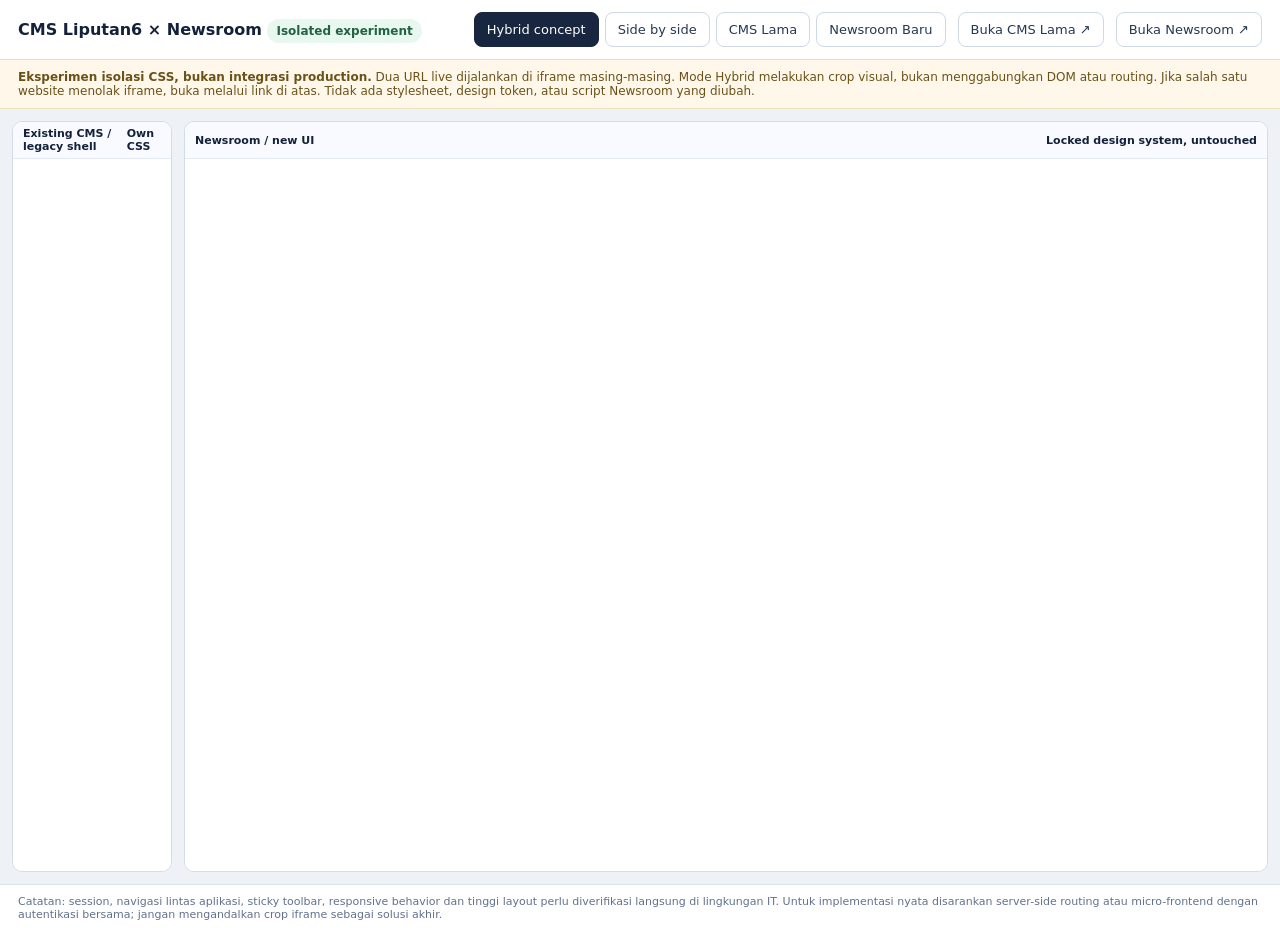
<file: previews/legacy-cms-css-isolation/index.html>
<!doctype html>
<html lang="id">
<head>
<meta charset="utf-8"><meta name="viewport" content="width=device-width,initial-scale=1">
<title>Newsroom × Legacy CMS | CSS Isolation Experiment</title>
<style>
/* ONLY the host preview is styled here. Neither application's CSS is imported. */
:root { color-scheme: light; font-family: Inter,system-ui,-apple-system,sans-serif; color:#14213a;background:#eef2f7 }
*{box-sizing:border-box}
body{margin:0}
button,select{font:inherit}
.topbar{background:#fff;border-bottom:1px solid #d8e0eb;display:flex;align-items:center;gap:12px;flex-wrap:wrap;padding:12px 18px}
.topbar h1{margin:0;font-size:16px;flex:1;min-width:215px}
.badge{color:#216342;background:#e8f7ef;border-radius:999px;padding:5px 9px;font-size:12px}
.tabs{display:flex;gap:6px;flex-wrap:wrap}
.tabs button,.link{padding:9px 12px;border:1px solid #cdd8e6;border-radius:8px;background:#fff;color:#253951;cursor:pointer;text-decoration:none;font-size:13px}
.tabs button[aria-pressed="true"]{background:#18263f;color:#fff;border-color:#18263f}
.info{padding:10px 18px;background:#fff8ea;color:#6a5118;font-size:12px;border-bottom:1px solid #eedfbf}
.stage{height:calc(100dvh - 125px);min-height:520px;display:flex;overflow:hidden;padding:12px;gap:12px}
.pane{border:1px solid #d4dce8;border-radius:10px;background:#fff;overflow:hidden;position:relative;min-width:0}
.pane header{height:37px;display:flex;align-items:center;justify-content:space-between;padding:0 10px;border-bottom:1px solid #e3e9f2;font-size:11px;font-weight:700;background:#f8faff;position:relative;z-index:1}
.framebox{position:relative;height:calc(100% - 37px);overflow:hidden}
iframe{border:0;background:#fff;display:block}
.legacy{width:160px;flex:none}
.legacy iframe{position:absolute;width:max(1440px,100vw);height:calc(100% + 10px);top:0;left:0}
.modern{flex:1}
.modern iframe{position:absolute;width:calc(100% + 250px);height:calc(100% + 56px);left:-250px;top:-56px}
.compare .legacy,.compare .modern{width:50%;flex:1}
.compare .legacy iframe,.compare .modern iframe{left:0;top:0;width:100%;height:100%}
.full-old .modern,.full-new .legacy{display:none}
.full-old .legacy,.full-new .modern{width:100%;flex:1}
.full-old .legacy iframe,.full-new .modern iframe{left:0;top:0;width:100%;height:100%}
.note{font-size:11px;color:#61718e;background:#fff;padding:10px 18px;border-top:1px solid #dbe3ee}
@media(max-width:760px){.stage{padding:7px;gap:7px}.legacy{width:77px}.modern iframe{left:-250px;width:calc(100% + 250px)}.topbar{padding:9px}.badge{display:none}}
</style>
</head>
<body>
<div class="topbar"><h1>CMS Liputan6 × Newsroom <span class="badge">Isolated experiment</span></h1>
<div class="tabs" role="group" aria-label="View mode">
<button aria-pressed="true" data-mode="composite">Hybrid concept</button>
<button aria-pressed="false" data-mode="compare">Side by side</button>
<button aria-pressed="false" data-mode="full-old">CMS Lama</button>
<button aria-pressed="false" data-mode="full-new">Newsroom Baru</button>
</div>
<a class="link" href="https://cms-liputan6.netlify.app/" target="_blank" rel="noopener">Buka CMS Lama ↗</a>
<a class="link" href="https://newsroom.avi-yansah.workers.dev/" target="_blank" rel="noopener">Buka Newsroom ↗</a></div>
<div class="info"><strong>Eksperimen isolasi CSS, bukan integrasi production.</strong> Dua URL live dijalankan di iframe masing-masing. Mode Hybrid melakukan crop visual, bukan menggabungkan DOM atau routing. Jika salah satu website menolak iframe, buka melalui link di atas. Tidak ada stylesheet, design token, atau script Newsroom yang diubah.</div>
<div class="stage" id="stage">
<section class="pane legacy"><header><span>Existing CMS / legacy shell</span><span>Own CSS</span></header><div class="framebox"><iframe title="CMS lama" src="https://cms-liputan6.netlify.app/" loading="eager" referrerpolicy="strict-origin-when-cross-origin"></iframe></div></section>
<section class="pane modern"><header><span>Newsroom / new UI</span><span>Locked design system, untouched</span></header><div class="framebox"><iframe title="Newsroom baru" src="https://newsroom.avi-yansah.workers.dev/" loading="eager" referrerpolicy="strict-origin-when-cross-origin"></iframe></div></section>
</div>
<div class="note">Catatan: session, navigasi lintas aplikasi, sticky toolbar, responsive behavior dan tinggi layout perlu diverifikasi langsung di lingkungan IT. Untuk implementasi nyata disarankan server-side routing atau micro-frontend dengan autentikasi bersama; jangan mengandalkan crop iframe sebagai solusi akhir.</div>
<script>
const stage=document.getElementById("stage");
document.querySelectorAll("[data-mode]").forEach(button=>{
button.addEventListener("click",()=>{
stage.className="stage "+(button.dataset.mode==="composite"?"":button.dataset.mode);
document.querySelectorAll("[data-mode]").forEach(x=>x.setAttribute("aria-pressed",String(x===button)));
});
});
</script>
</body></html>
</file>
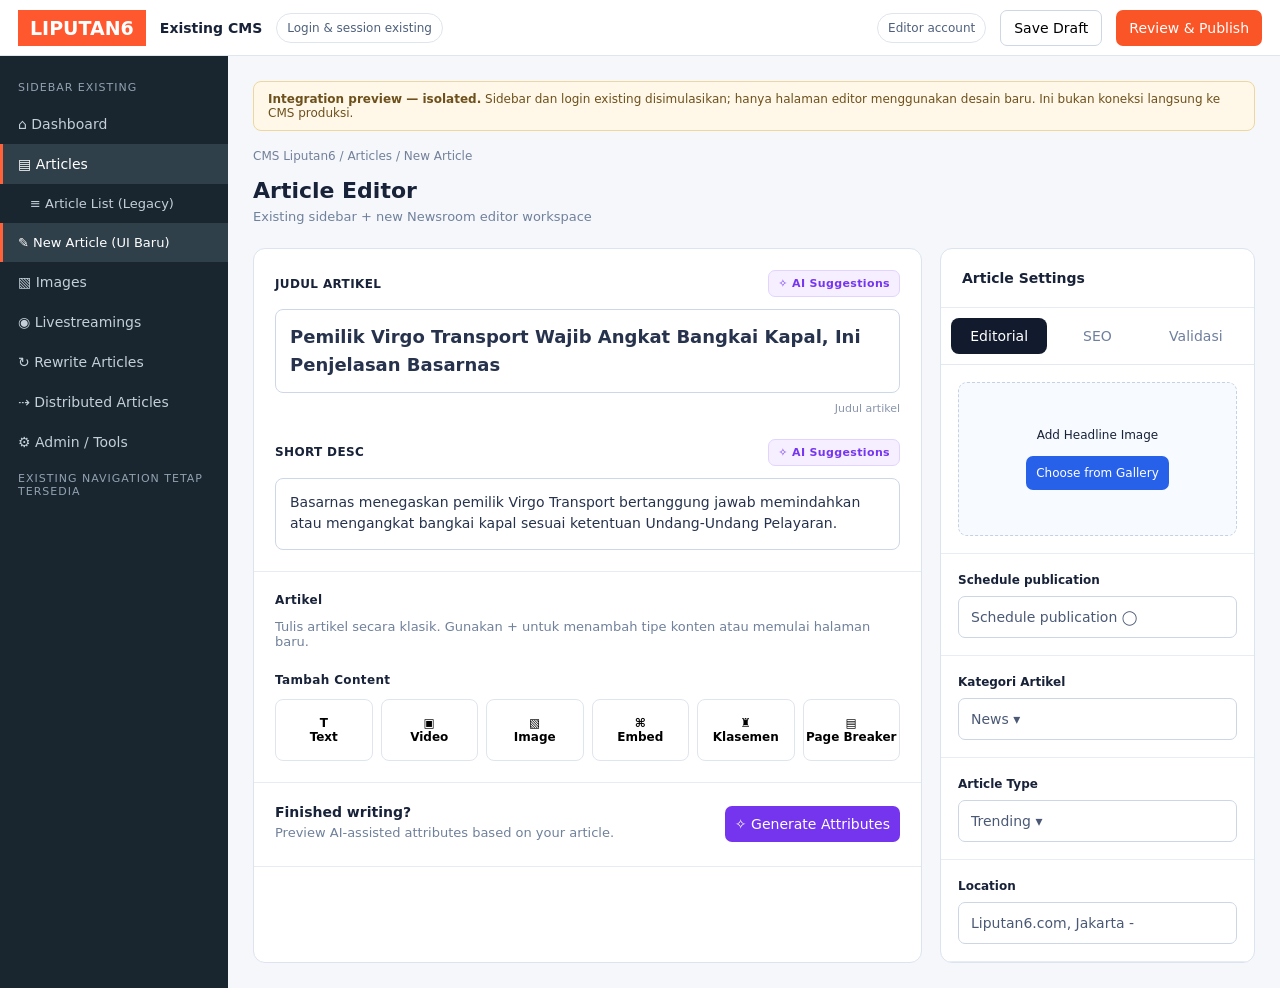
<file: previews/legacy-shell-integration/index.html>
<!doctype html>
<html lang="id"><head><meta charset="utf-8"><meta name="viewport" content="width=device-width,initial-scale=1"><title>Newsroom — Legacy Shell Integration Preview</title>
<style>
:root{font-family:Inter,system-ui,-apple-system,"Segoe UI",sans-serif;color:#182238;background:#f5f7fb;font-size:14px}*{box-sizing:border-box}body{margin:0}button,a{font:inherit}button{cursor:pointer}header{height:56px;display:flex;align-items:center;justify-content:space-between;background:white;border-bottom:1px solid #dfe6f0;padding:0 18px;gap:12px}.brand{color:#fff;font-size:19px;font-weight:800;background:#ff582f;padding:7px 12px}.top{display:flex;align-items:center;gap:14px}.chip{border:1px solid #dfe5ed;border-radius:30px;padding:7px 10px;color:#4e607c;font-size:12px}.layout{display:grid;grid-template-columns:228px minmax(0,1fr);min-height:calc(100vh - 56px)}aside{background:#19252f;color:#c4cfda;padding:15px 0}aside .legacy{font-size:11px;color:#91a2b1;padding:10px 18px;text-transform:uppercase;letter-spacing:1px}.nav{width:100%;border:0;background:transparent;color:inherit;text-align:left;padding:12px 18px;display:block}.nav:hover,.nav.active{background:#30404b;color:#fff;border-left:3px solid #ff6138;padding-left:15px}.sub{padding-left:30px;font-size:13px}.stage{padding:25px;min-width:0}.notice{background:#fff8e9;border:1px solid #eed79c;padding:10px 14px;border-radius:8px;color:#6d501c;margin-bottom:18px;font-size:12px}.breadcrumbs{color:#72809a;font-size:12px;margin-bottom:15px}h1{font-size:22px;margin:0 0 6px}.subtitle{color:#70819b;font-size:13px;margin:0 0 24px}.editor-layout{display:grid;grid-template-columns:minmax(0,1fr) 315px;gap:18px}.surface{background:#fff;border:1px solid #dce4f0;border-radius:12px;overflow:hidden}.section{padding:21px;border-bottom:1px solid #e7ecf3}.label{font-weight:750;font-size:12px;letter-spacing:.03em;margin-bottom:12px;display:flex;align-items:center;justify-content:space-between}.ai{color:#7636f0;background:#f5efff;border:1px solid #e3d4ff;border-radius:7px;padding:6px 9px;font-size:11px}.field{padding:13px 14px;border-radius:8px;border:1px solid #ccd7e7;line-height:1.55;color:#27334d;background:#fff}.field.headline{font-weight:700;font-size:18px;min-height:75px}.field.summary{min-height:72px}.counter{text-align:right;color:#8995aa;font-size:11px;margin-top:9px}.blocks{display:grid;grid-template-columns:repeat(6,1fr);gap:8px}.block{border:1px solid #dfe5ef;background:white;padding:16px 2px;border-radius:8px;text-align:center;font-size:12px;font-weight:600}.block:hover{border-color:#4e7eff}.panel-tabs{display:flex;gap:2px;padding:10px;background:#fff;border-bottom:1px solid #e3e9f3}.tab{flex:1;background:transparent;border:0;padding:10px;color:#6f7f9e;border-radius:8px}.tab.active{background:#121b2d;color:#fff}.upload{border:1px dashed #c5d2e5;border-radius:9px;background:#f7faff;text-align:center;padding:45px 14px;font-size:12px}.blue{background:#2760e9;color:#fff;border:0;border-radius:7px;padding:10px}.row{display:flex;gap:8px;align-items:center;flex-wrap:wrap}.save{border:1px solid #cdd7e5;border-radius:7px;background:white;padding:9px 13px}.publish{border:0;border-radius:7px;background:#fa5527;color:white;padding:10px 13px}.settings{padding:17px;border-bottom:1px solid #e8edf4}.settings strong{font-size:12px}.select{border:1px solid #ccd6e4;border-radius:7px;padding:12px;margin-top:9px;color:#4b5975}.flag{background:#eef6ff;color:#245aa3;border-radius:5px;padding:5px 8px;font-size:11px}.old-page{background:#fff;border:1px solid #e0e5eb;padding:25px;border-radius:10px}.old-page .oldbtn{font-size:12px;background:#5bb966;color:#fff;border:0;padding:8px 12px;margin:8px 5px 14px 0}.old-page table{border-collapse:collapse;width:100%}.old-page th,.old-page td{text-align:left;padding:15px 12px;border-bottom:1px solid #e9edf3}.old-page th{background:#f3f5f6;color:#758092;font-weight:500}.old-page td{font-size:13px}.legacy-label{background:#edf0f1;color:#445262;padding:5px 10px;border-radius:4px;font-size:11px}.hidden{display:none!important}@media(max-width:1100px){.editor-layout{grid-template-columns:minmax(0,1fr)}.blocks{grid-template-columns:repeat(3,1fr)}}@media(max-width:700px){.layout{grid-template-columns:54px minmax(0,1fr)}aside .legacy,aside .nav span{display:none}.nav{padding:14px!important;font-size:12px}.stage{padding:12px}header{padding:0 9px}.chip{display:none}.brand{font-size:14px}.blocks{grid-template-columns:repeat(2,1fr)}}
</style></head><body>
<header><div class="top"><div class="brand">LIPUTAN6</div><strong>Existing CMS</strong><span class="chip">Login & session existing</span></div><div class="top"><span class="chip">Editor account</span><button class="save" id="save">Save Draft</button><button class="publish" id="publish">Review & Publish</button></div></header>
<div class="layout"><aside><div class="legacy">Sidebar existing</div><button class="nav" data-page="dashboard">⌂ <span>Dashboard</span></button><button class="nav active" data-page="articles">▤ <span>Articles</span></button><button class="nav sub" data-page="old-list">≡ <span>Article List (Legacy)</span></button><button class="nav sub active" data-page="articles">✎ <span>New Article (UI Baru)</span></button><button class="nav" data-page="images">▧ <span>Images</span></button><button class="nav" data-page="live">◉ <span>Livestreamings</span></button><button class="nav" data-page="rewrite">↻ <span>Rewrite Articles</span></button><button class="nav" data-page="distributed">⇢ <span>Distributed Articles</span></button><button class="nav" data-page="tools">⚙ <span>Admin / Tools</span></button><div class="legacy">Existing navigation tetap tersedia</div></aside>
<main class="stage"><div class="notice"><b>Integration preview — isolated.</b> Sidebar dan login existing disimulasikan; hanya halaman editor menggunakan desain baru. Ini bukan koneksi langsung ke CMS produksi.</div><div id="new-view"><div class="breadcrumbs">CMS Liputan6 / Articles / New Article</div><h1>Article Editor</h1><p class="subtitle">Existing sidebar + new Newsroom editor workspace</p><div class="editor-layout"><article class="surface"><section class="section"><div class="label">JUDUL ARTIKEL <span class="ai">✧ AI Suggestions</span></div><div class="field headline" contenteditable="true">Pemilik Virgo Transport Wajib Angkat Bangkai Kapal, Ini Penjelasan Basarnas</div><div class="counter">Judul artikel</div><div class="label" style="margin-top:24px">SHORT DESC <span class="ai">✧ AI Suggestions</span></div><div class="field summary" contenteditable="true">Basarnas menegaskan pemilik Virgo Transport bertanggung jawab memindahkan atau mengangkat bangkai kapal sesuai ketentuan Undang-Undang Pelayaran.</div></section><section class="section"><div class="label">Artikel</div><p class="subtitle">Tulis artikel secara klasik. Gunakan + untuk menambah tipe konten atau memulai halaman baru.</p><div class="label">Tambah Content</div><div class="blocks"><button class="block">T<br>Text</button><button class="block">▣<br>Video</button><button class="block">▧<br>Image</button><button class="block">⌘<br>Embed</button><button class="block">♜<br>Klasemen</button><button class="block">▤<br>Page Breaker</button></div></section><section class="section"><div class="row" style="justify-content:space-between"><div><strong>Finished writing?</strong><p class="subtitle" style="margin:5px 0">Preview AI-assisted attributes based on your article.</p></div><button class="blue" style="background:#7534ee" id="generate">✧ Generate Attributes</button></div></section></article><aside2 class="surface"><div class="section"><strong>Article Settings</strong></div><div class="panel-tabs"><button class="tab active" data-tab="Editorial">Editorial</button><button class="tab" data-tab="SEO">SEO</button><button class="tab" data-tab="Validasi">Validasi</button></div><div class="settings"><div class="upload">Add Headline Image<br><br><button class="blue">Choose from Gallery</button></div></div><div class="settings"><strong>Schedule publication</strong><div class="select">Schedule publication ◯</div></div><div class="settings"><strong>Kategori Artikel</strong><div class="select">News ▾</div></div><div class="settings"><strong>Article Type</strong><div class="select">Trending ▾</div></div><div class="settings"><strong>Location</strong><div class="select">Liputan6.com, Jakarta -</div></div></aside2></div></div>
<div id="old-view" class="hidden"><div class="breadcrumbs">Existing CMS / <span id="legacy-breadcrumb">Article List</span></div><h1 id="legacy-title">Articles — Existing UI</h1><p class="subtitle">Contoh perpindahan menu melalui sidebar lama tanpa mengubah login.</p><div class="old-page"><div><button class="oldbtn" id="add">New Article</button><button class="oldbtn">Collaboration Article</button><button class="oldbtn">New Article With AI</button></div><div class="select">Filter articles ▾</div><table><thead><tr><th>Article</th><th>Category</th><th>Status</th></tr></thead><tbody><tr><td>Gibran Tak Jadi Datang, Mahasiswa Bersorak Senang</td><td>News</td><td><span class="legacy-label">Published</span></td></tr><tr><td>Sepak Bola Berduka, Perancang Trofi Piala Dunia Tutup Usia</td><td>Sport</td><td><span class="legacy-label">Published</span></td></tr><tr><td>Artikel baru untuk proses editorial</td><td>News</td><td><span class="legacy-label">Draft</span></td></tr></tbody></table></div></div></main></div>
<script>const newView=document.getElementById('new-view'),oldView=document.getElementById('old-view');function show(page){let isNew=page==='articles';newView.classList.toggle('hidden',!isNew);oldView.classList.toggle('hidden',isNew);document.querySelectorAll('.nav').forEach(n=>n.classList.toggle('active',n.dataset.page===page));document.getElementById('legacy-title').textContent=(page==='old-list'?'Articles':page[0].toUpperCase()+page.slice(1))+' — Existing UI';document.getElementById('legacy-breadcrumb').textContent=page;history.replaceState(null,'','#'+page);}document.querySelectorAll('[data-page]').forEach(el=>el.addEventListener('click',()=>show(el.dataset.page)));document.getElementById('add').addEventListener('click',()=>show('articles'));document.querySelectorAll('[data-tab]').forEach(b=>b.addEventListener('click',()=>{document.querySelectorAll('[data-tab]').forEach(e=>e.classList.remove('active'));b.classList.add('active')}));['save','publish','generate'].forEach(id=>document.getElementById(id).addEventListener('click',()=>alert('Preview only: '+id+' belum terhubung ke backend CMS.')));show(location.hash.slice(1)||'articles');</script></body></html>
</file>
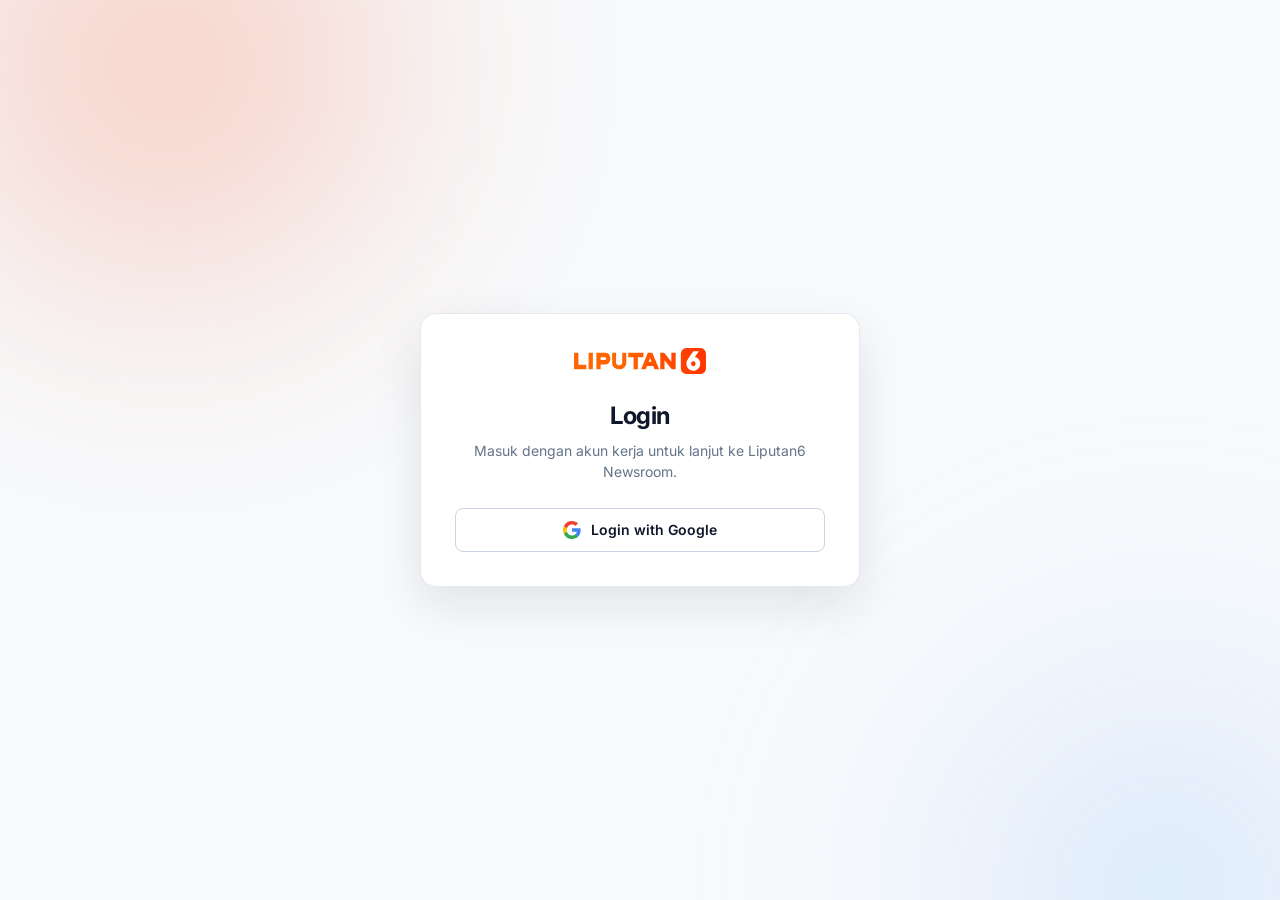
<file: login.html>
<!doctype html>
<html lang="id">
<head>
<meta charset="utf-8">
<meta name="viewport" content="width=device-width,initial-scale=1">
<title>Login · Liputan6 Newsroom</title>
<link rel="preconnect" href="https://fonts.googleapis.com">
<link rel="preconnect" href="https://fonts.gstatic.com" crossorigin>
<link href="https://fonts.googleapis.com/css2?family=Inter:wght@400;500;600;700&display=swap" rel="stylesheet">
<style>
:root{
  --bg:#f8fafc;--surface:#fff;--soft:#f8fafc;--hover:#f1f5f9;
  --text:#0f172a;--text2:#475569;--muted:#64748b;
  --border:#e2e8f0;--input:#cbd5e1;
  --orange:#f4511e;--orange2:#df4315;--orangeSoft:#fff3ed;
  --shadow:0 18px 50px rgba(15,23,42,.10);
  --focus:0 0 0 3px rgba(37,99,235,.12)
}
*{box-sizing:border-box}
html,body{min-height:100%}
body{
  margin:0;font-family:Inter,system-ui,sans-serif;color:var(--text);
  background:#f8fafc;
  overflow:hidden;
}
body:before,
body:after{
  content:'';
  position:fixed;
  width:58vw;
  height:58vw;
  min-width:520px;
  min-height:520px;
  border-radius:50%;
  filter:blur(90px);
  opacity:.42;
  pointer-events:none;
  z-index:0;
  will-change:transform;
}
body:before{
  top:-24vw;
  left:-16vw;
  background:radial-gradient(circle,rgba(244,81,30,.66) 0%,rgba(244,81,30,.22) 44%,rgba(244,81,30,0) 72%);
  animation:loginFloatOrange 18s ease-in-out infinite alternate;
}
body:after{
  right:-20vw;
  bottom:-28vw;
  background:radial-gradient(circle,rgba(96,165,250,.55) 0%,rgba(191,219,254,.34) 44%,rgba(219,234,254,0) 72%);
  animation:loginFloatBlue 22s ease-in-out infinite alternate;
}
@keyframes loginFloatOrange{
  0%{transform:translate3d(0,0,0) scale(1)}
  50%{transform:translate3d(8vw,6vh,0) scale(1.08)}
  100%{transform:translate3d(4vw,12vh,0) scale(.96)}
}
@keyframes loginFloatBlue{
  0%{transform:translate3d(0,0,0) scale(1)}
  50%{transform:translate3d(-7vw,-5vh,0) scale(1.06)}
  100%{transform:translate3d(-3vw,-10vh,0) scale(.98)}
}
@media(prefers-reduced-motion:reduce){
  body:before,body:after{animation:none}
}
button,a{font:inherit}
.login-shell{
  position:relative;z-index:1;min-height:100vh;display:grid;place-items:center;
}
.login-main{
  width:100%;display:grid;place-items:center;padding:32px 20px;
}
.login-card{
  width:min(440px,100%);padding:34px;border:1px solid rgba(226,232,240,.92);
  border-radius:16px;background:rgba(255,255,255,.9);box-shadow:var(--shadow);
  backdrop-filter:blur(16px);
  -webkit-backdrop-filter:blur(16px);
}
.login-logo{display:block;width:132px;height:auto;margin:0 auto 26px}
.login-card{text-align:center}
.login-card h1{margin:0;font-size:24px;line-height:32px;letter-spacing:-.02em}
.login-card p{margin:8px 0 0;font-size:14px;line-height:21px;color:var(--muted)}
.google-btn{
  width:100%;height:44px;margin-top:26px;display:flex;align-items:center;justify-content:center;
  gap:10px;padding:0 14px;border:1px solid var(--input);border-radius:8px;
  background:#fff;color:var(--text);font-size:14px;font-weight:600;text-decoration:none;
  transition:.15s;
}
.google-btn:hover{background:var(--hover);border-color:#94a3b8}
.google-btn:focus-visible{outline:0;box-shadow:var(--focus)}
.google-icon{
  width:18px;height:18px;display:grid;place-items:center;flex:none;
}
.google-icon svg{display:block;width:18px;height:18px}
@media(max-width:640px){
  .login-logo{width:118px;margin-bottom:22px}
  .login-main{padding:20px 14px}
  .login-card{padding:26px 20px;border-radius:14px}
  .login-card h1{font-size:22px;line-height:29px}
}
</style>
</head>
<body>
<div class="login-shell">
  <main class="login-main">
    <section class="login-card" aria-labelledby="loginTitle">
      <img class="login-logo" src="assets/liputan6-logo.svg" alt="Liputan6">
      <h1 id="loginTitle">Login</h1>
      <p>Masuk dengan akun kerja untuk lanjut ke Liputan6 Newsroom.</p>

      <a class="google-btn" href="dashboard.html" id="loginGoogle">
        <span class="google-icon" aria-hidden="true">
          <svg viewBox="0 0 18 18" width="18" height="18" xmlns="http://www.w3.org/2000/svg">
            <path fill="#4285F4" d="M17.64 9.205c0-.638-.057-1.252-.164-1.841H9v3.482h4.844a4.14 4.14 0 0 1-1.797 2.716v2.258h2.909c1.702-1.567 2.684-3.876 2.684-6.615Z"/>
            <path fill="#34A853" d="M9 18c2.43 0 4.468-.806 5.956-2.18l-2.909-2.258c-.806.54-1.835.859-3.047.859-2.344 0-4.328-1.585-5.037-3.714H.956v2.332A9 9 0 0 0 9 18Z"/>
            <path fill="#FBBC05" d="M3.963 10.707A5.42 5.42 0 0 1 3.68 9c0-.592.102-1.166.283-1.707V4.961H.956A9 9 0 0 0 0 9c0 1.452.347 2.826.956 4.039l3.007-2.332Z"/>
            <path fill="#EA4335" d="M9 3.579c1.321 0 2.507.454 3.441 1.346l2.581-2.581C13.464.892 11.426 0 9 0A9 9 0 0 0 .956 4.961l3.007 2.332C4.672 5.164 6.656 3.579 9 3.579Z"/>
          </svg>
        </span>
        <span>Login with Google</span>
      </a>

    </section>
  </main>
</div>
</body>
</html>
</file>
